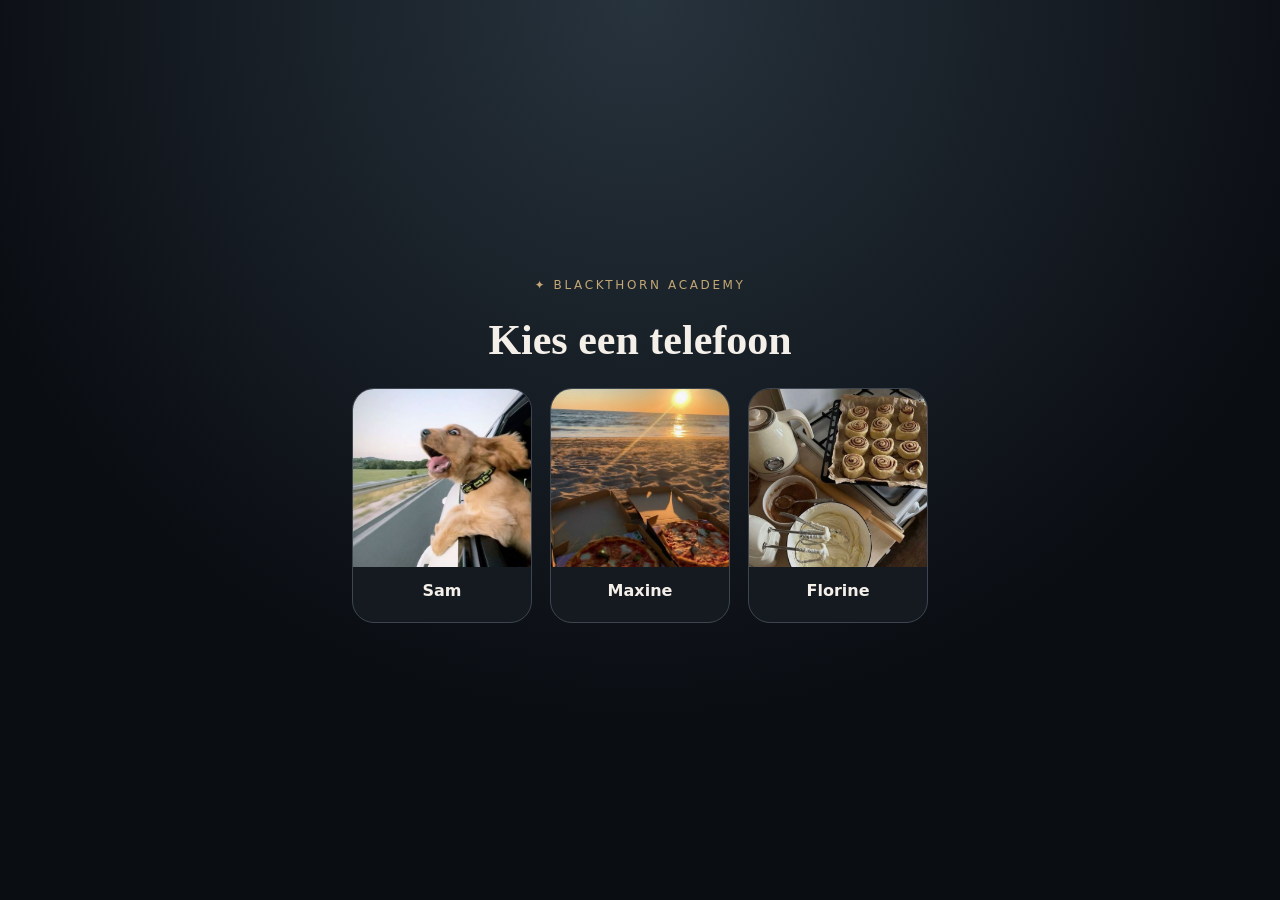
<file: index.html>
<!doctype html>
<html lang="nl"><head>
<meta charset="utf-8"><meta name="viewport" content="width=device-width,initial-scale=1,viewport-fit=cover">
<meta name="theme-color" content="#0f1217"><title>Blackthorn Phone</title><link rel="stylesheet" href="styles.css">
</head><body><main id="app"><div class="boot">Blackthorn laden…</div></main>
<script src="runtime-data.js"></script><script src="game-meta.js"></script><script src="evidence-data.js"></script><script src="accusation.js"></script><script src="app.js"></script>
</body></html>
</file>
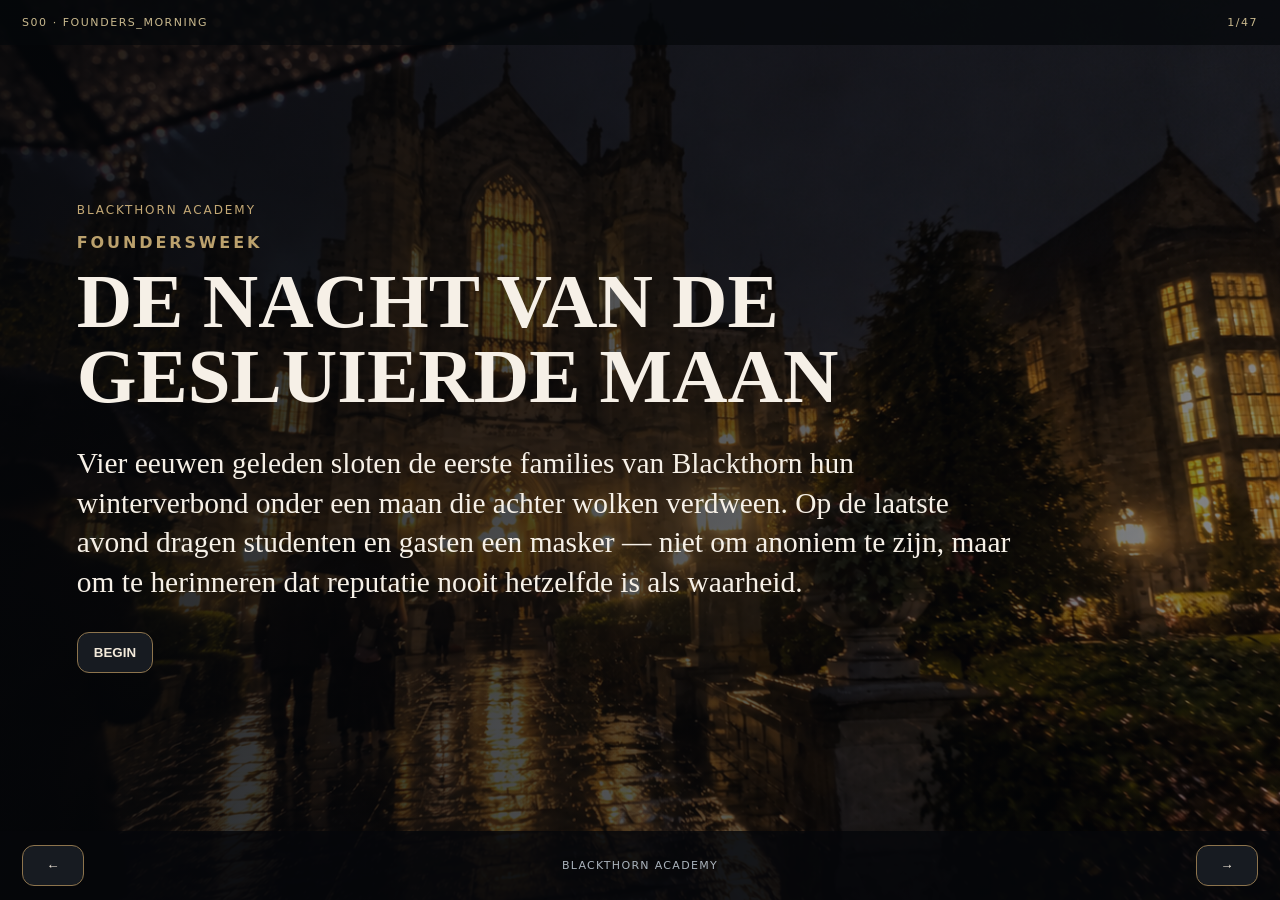
<file: projector/index.html>
<!doctype html><html lang="nl"><head><meta charset="utf-8"><meta name="viewport" content="width=device-width,initial-scale=1"><title>Blackthorn Projector</title><link rel="stylesheet" href="styles.css"></head><body><main id="projector"><div class="boot">Blackthorn laden…</div></main><script src="../runtime-data.js"></script><script src="../game-meta.js"></script><script src="../evidence-data.js"></script><script src="../asset-map.js"></script><script src="../accusation.js"></script><script src="puzzle-data.js"></script><script src="puzzles.js"></script><script src="projector.js"></script></body></html>
</file>
<file: styles.css>
*{box-sizing:border-box}html,body{margin:0;background:#090b0f;color:#f4efe8;font-family:Inter,system-ui,-apple-system,"Segoe UI",sans-serif}button,a,select,textarea{font:inherit}.boot,.loadError{min-height:100vh;display:grid;place-content:center;text-align:center}.picker{min-height:100vh;display:grid;place-content:center;gap:24px;padding:32px;background:radial-gradient(circle at 50% 0,#27333d,#0a0d12 65%);text-align:center}.brand{font-size:12px;letter-spacing:.22em;color:#c3a775}.picker h1{font-family:Georgia,serif;font-size:42px;margin:0}.pickerGrid{display:grid;grid-template-columns:repeat(3,minmax(100px,180px));gap:18px}.pickerGrid a{color:inherit;text-decoration:none;background:#151a21;border:1px solid #3d4650;border-radius:22px;overflow:hidden;padding-bottom:12px}.pickerGrid img{width:100%;aspect-ratio:1;object-fit:cover}.pickerGrid span{display:block;padding:10px;font-weight:800}.phone{min-height:100vh;background-image:linear-gradient(180deg,rgba(4,7,10,.18),rgba(4,7,10,.64)),var(--wall);background-size:cover;background-position:center}.homeContent{min-height:100vh;padding:max(38px,env(safe-area-inset-top)) 22px max(26px,env(safe-area-inset-bottom));display:flex;flex-direction:column}.owner{display:flex;gap:12px;align-items:center;background:rgba(7,10,13,.55);backdrop-filter:blur(16px);padding:10px 13px;border:1px solid rgba(255,255,255,.16);border-radius:999px;width:max-content}.owner img{width:42px;height:42px;border-radius:50%;object-fit:cover}.owner small{display:block;font-size:9px;letter-spacing:.16em;color:#c8b58d}.owner b{font-family:Georgia,serif}.appGrid{margin:auto 0;display:grid;grid-template-columns:repeat(4,1fr);gap:24px 14px}.appIcon{background:none;border:0;color:white;display:grid;justify-items:center;gap:7px}.appIcon i{display:grid;place-items:center;width:58px;height:58px;border-radius:18px;background:rgba(16,22,29,.84);border:1px solid rgba(255,255,255,.17);font-style:normal;font-size:26px}.appIcon span{font-size:11px;text-shadow:0 2px 4px #000}.stagePill{align-self:center;padding:8px 12px;border-radius:99px;background:rgba(5,8,12,.6);font-size:10px;letter-spacing:.1em;color:#d7c6a3}.screen{min-height:100vh;background:linear-gradient(#11161d,#0b0f14);padding-bottom:40px}.topbar{position:sticky;top:0;z-index:3;display:grid;grid-template-columns:80px 1fr 80px;align-items:center;padding:16px 14px;background:rgba(12,16,22,.92);border-bottom:1px solid #272e38}.topbar h1{text-align:center;font-family:Georgia,serif;font-size:18px;margin:0}.topbar button{color:#d7c6a3;background:none;border:0;text-align:left}.search{margin:16px;background:#1c222b;border-radius:12px;padding:11px 14px;color:#77808a}.threadList,.locationList,.directory{margin:0 14px;background:#131820;border:1px solid #252d37;border-radius:18px;overflow:hidden}.thread,.locationRow,.dirRow{width:100%;display:grid;grid-template-columns:48px 1fr auto;gap:11px;align-items:center;padding:12px;background:none;color:inherit;border:0;border-bottom:1px solid #242b34;text-align:left}.thread:last-child,.locationRow:last-child,.dirRow:last-child{border-bottom:0}.thread small,.locationRow small,.dirRow small{display:block;color:#9ca6b0;white-space:nowrap;overflow:hidden;text-overflow:ellipsis}.thread time{color:#8f98a2;font-size:11px}.avatar{width:42px;height:42px;border-radius:50%;background:#2a3340;display:grid;place-items:center;font-weight:800}.conversation{padding:18px 12px 80px}.bubbleRow{display:flex;margin:8px 0}.bubbleRow.mine{justify-content:flex-end}.bubble{max-width:84%;padding:10px 13px;border-radius:18px;background:#202731;border:1px solid #2e3743}.mine .bubble{background:#645139;border-color:#8b7049}.bubble p{margin:0;line-height:1.42}.bubble time{display:block;margin-top:5px;font-size:10px;color:#9fa6ae}.intentGrid{display:grid;gap:7px;margin:9px 10px 18px 34px}.intent{border:1px solid #735f42;background:#171c23;color:#eadfc9;border-radius:14px;padding:10px 12px;text-align:left;font-weight:700}.photoGrid{padding:4px;display:grid;grid-template-columns:repeat(3,1fr);gap:3px}.photoGrid figure{margin:0;position:relative}.photoGrid img{width:100%;aspect-ratio:1;object-fit:cover;display:block}.photoGrid figcaption{position:absolute;inset:auto 4px 4px;background:rgba(0,0,0,.55);padding:3px 5px;border-radius:4px;font-size:9px}.calendarList{padding:14px}.calendarList article{display:grid;grid-template-columns:88px 60px 1fr;gap:8px 12px;padding:13px;border-bottom:1px solid #262d37}.calendarList .date{font-size:10px;color:#c6a86d}.calendarList time{font-weight:800}.calendarList h3{grid-column:3;margin:0;font-size:14px}.calendarList p{grid-column:3;margin:0;color:#98a2ad;font-size:12px}.mapHero{margin:14px;position:relative;border-radius:18px;overflow:hidden;height:180px}.mapHero img{width:100%;height:100%;object-fit:cover}.mapHero>div{position:absolute;inset:auto 0 0;padding:18px;background:linear-gradient(transparent,rgba(0,0,0,.86))}.locationRow{grid-template-columns:66px 1fr}.locationRow img{width:60px;height:48px;object-fit:cover;border-radius:8px}.portalHero{text-align:center;padding:28px 18px}.portalHero span{font-size:40px;color:#c6a86d}.portalHero h2{font-family:Georgia,serif;margin:8px 0 4px}.portalHero p{color:#89939e;margin:0}.sectionTitle{font-size:11px;letter-spacing:.14em;color:#bfa77b;margin:20px 16px 8px}.notice,.evidenceCard{margin:8px 14px;padding:14px;border:1px solid #29313c;background:#141a21;border-radius:14px}.notice h3,.evidenceCard h3{margin:0 0 5px;font-size:14px}.notice p{margin:0;color:#aab2ba;font-size:13px}.evidenceCard small{font-size:9px;letter-spacing:.14em;color:#bda36f}.evidenceList{padding-bottom:30px}.dirRow{grid-template-columns:44px 1fr}textarea{width:calc(100% - 28px);margin:14px;min-height:70vh;background:#141920;border:1px solid #2c3541;border-radius:14px;color:#eee;padding:16px;resize:none}.fakeCamera{position:relative;margin:18px;height:65vh;border-radius:20px;overflow:hidden;background:#000}.fakeCamera img{width:100%;height:100%;object-fit:cover}.cameraFrame{position:absolute;inset:12%;border:1px solid rgba(255,255,255,.5)}.shutter{display:block;margin:auto;width:74px;height:74px;border-radius:50%;background:#fff;border:7px solid #4c535b;color:#111;font-size:36px}.cameraHint{text-align:center;color:#7d8792;font-size:11px}.debugBar{position:sticky;top:0;z-index:10;display:flex;gap:7px;align-items:center;padding:7px;background:#4b241f;color:#fff;font-size:10px}.empty{padding:40px;text-align:center;color:#8e98a4}@media(max-width:520px){.pickerGrid{grid-template-columns:1fr}.picker{align-content:start;padding-top:60px}}.routeGate,.readyCard{margin:14px;padding:14px;border:1px solid #6f5d40;background:#171c23;border-radius:14px}.routeGate small{font-size:9px;letter-spacing:.14em;color:#c4aa78}.routeGate h3{margin:5px 0 10px;font-family:Georgia,serif}.routeGate div{display:flex;gap:7px;flex-wrap:wrap}.routeGate button,.readyCard button{border:1px solid #756244;background:#252019;color:#f2e7d3;border-radius:10px;padding:9px 11px;font-weight:800}.readyCard p{color:#aab2ba;font-size:12px}.readyCard{margin-top:14px}
.waitingTools{display:flex;gap:6px;flex-wrap:wrap;margin-top:10px;padding-top:10px;border-top:1px solid #303742}.waitingTools small{width:100%;color:#9b8b6b;letter-spacing:.1em}.waitingTools button{background:#151b22;border:1px solid #3b4653;color:#ddd;border-radius:9px;padding:7px 9px;font-size:11px}
.accCard{margin:14px;padding:14px;border:1px solid #735f42;background:#181c22;border-radius:14px}.accCard small{color:#c6aa78;letter-spacing:.12em}.accCard h3{margin:5px 0 6px;font-family:Georgia,serif}.accCard p{margin:5px 0 10px;color:#abb4bd}.accCard button,.ballot button{border:1px solid #806943;background:#241f18;color:#f0e3cf;border-radius:10px;padding:9px 11px;font-weight:800}.accCard.locked{border-color:#5d926f}.accActions{display:flex;gap:7px;flex-wrap:wrap}.ballot{padding:16px;display:grid;gap:13px}.ballot label{display:grid;gap:6px;font-size:11px;letter-spacing:.08em;color:#c5ad81}.ballot select{background:#11171e;color:#eee;border:1px solid #394452;border-radius:10px;padding:11px}.ballotNote{color:#aab3bc;font-size:13px}
.evidencePage{padding:14px}.evidenceCard{width:calc(100% - 28px);display:block;text-align:left}.evidenceDoc{background:#141a21;border:1px solid #2d3642;border-radius:16px;padding:16px;color:#ece6dc}.evidenceDoc h3{font-family:Georgia,serif;font-size:20px;margin:0 0 8px}.evidenceDoc h4{margin:14px 0 5px;color:#c9ad79}.evidenceSubtitle{color:#aab3bc;font-size:12px}.evidenceDoc dl{margin:12px 0}.evidenceDoc dl>div{display:grid;grid-template-columns:115px 1fr;gap:10px;padding:7px 0;border-bottom:1px solid #252e38}.evidenceDoc dt{font-size:10px;letter-spacing:.08em;color:#b89c69}.evidenceDoc dd{margin:0}.evidenceDoc blockquote{margin:12px 0;padding:10px 12px;border-left:3px solid #806a47;background:#10151b;color:#ddd}.evidenceDoc ul{padding-left:20px}.evidenceDoc footer{margin-top:14px;padding-top:10px;border-top:1px solid #303946;color:#929ca6;font-size:11px}.evidenceTableWrap{overflow:auto;max-height:58vh;border:1px solid #28313b;border-radius:10px}.evidenceDoc table{width:100%;border-collapse:collapse;font-size:10px;font-family:ui-monospace,SFMono-Regular,Menlo,monospace}.evidenceDoc th,.evidenceDoc td{padding:7px;white-space:nowrap;border-bottom:1px solid #262f39;text-align:left}.evidenceDoc th{position:sticky;top:0;background:#1a2028;color:#c9ae78}
</file>
<file: projector/styles.css>
*{box-sizing:border-box}html,body,#projector{margin:0;width:100%;height:100%;background:#06080b;color:#f6f0e7;font-family:Inter,system-ui,-apple-system,"Segoe UI",sans-serif}.boot,.loadError{height:100vh;display:grid;place-content:center;text-align:center}.stage{min-height:100vh;background-size:cover;background-position:center;position:relative;display:grid;grid-template-rows:auto 1fr auto}.chrome{display:flex;justify-content:space-between;padding:16px 22px;background:rgba(5,7,10,.72);font-size:11px;letter-spacing:.14em;color:#c8b88d}.content{align-self:center;width:min(1100px,90vw);padding:40px 6vw}.location{font-size:12px;letter-spacing:.16em;color:#c3a875;margin-bottom:16px}.kicker{font-weight:800;letter-spacing:.18em;color:#bba16d;margin-bottom:12px}.content h1{font-family:Georgia,serif;font-size:clamp(44px,6vw,84px);line-height:.98;margin:0 0 24px;max-width:900px}.body{font-family:Georgia,serif;font-size:clamp(22px,2.3vw,34px);line-height:1.35;max-width:950px}.dialogue,.team,.choiceReply{margin-top:22px;padding:18px 20px;border:1px solid rgba(208,181,126,.34);background:rgba(9,12,16,.72);border-radius:14px;max-width:960px}.dialogue p,.team p{font-size:18px;line-height:1.5;margin:8px 0}.choices{display:flex;flex-wrap:wrap;gap:10px;margin-top:22px}.choices button,.nav button,.sourceButton{border:1px solid #8d744d;background:#171b21;color:#f3eadb;border-radius:12px;padding:12px 16px;font-weight:800}.sourceButton{display:block;margin-top:18px;background:#251f18}.tag{display:inline-block;margin:18px 10px 0 0;padding:9px 12px;border-radius:99px;border:1px solid rgba(255,255,255,.22);background:rgba(9,12,16,.7);font-size:11px;letter-spacing:.1em}.tag.ready{border-color:#5d936f}.tag.waiting{border-color:#9d7047}.pause{border-color:#9a7343}.nav{display:grid;grid-template-columns:62px 1fr 62px;gap:10px;padding:14px 22px;background:rgba(5,7,10,.82)}.nav select{background:#11161d;color:#ddd;border:1px solid #333b46;border-radius:10px;padding:10px}.overlay{position:fixed;inset:0;background:rgba(0,0,0,.76);display:grid;place-items:center;padding:30px;z-index:20}.modal{width:min(760px,92vw);max-height:82vh;overflow:auto;background:#10151b;border:1px solid #776345;border-radius:18px;padding:28px;box-shadow:0 30px 90px #000}.modal h2{font-family:Georgia,serif;font-size:36px;margin:8px 0 18px}.sourceCards{display:grid;grid-template-columns:repeat(auto-fit,minmax(220px,1fr));gap:10px}.sourceCard{border:1px solid #333b45;background:#171d24;border-radius:12px;padding:14px}.sourceCard small{display:block;color:#bfa36c;font-size:9px;letter-spacing:.12em;margin-bottom:4px}.modal button{margin-top:20px;padding:10px 16px;border-radius:10px;border:1px solid #8d744d;background:#1b2027;color:white;font-weight:800}.academyClock{display:inline-block;margin-bottom:18px;padding:8px 12px;border:1px solid #a88a57;border-radius:8px;background:rgba(7,9,12,.75);font-family:Georgia,serif;font-size:24px;letter-spacing:.08em}.requirement{margin-top:16px;color:#e0c18b;font-size:12px}.nav button:disabled{opacity:.35;cursor:not-allowed}.modalBody{font-family:Georgia,serif;font-size:20px;line-height:1.5;color:#e8dfd1}

.puzzleButton{display:block;margin-top:16px;border:1px solid #b18d55;background:#2a2117;color:#f7ead2;border-radius:12px;padding:13px 18px;font-weight:900;letter-spacing:.06em}.puzzleButton:disabled{opacity:.4}.puzzleButton.done{border-color:#5e9270;background:#16231b}.puzzleModal{width:min(1180px,94vw);max-height:90vh}.puzzleModal h2{font-size:clamp(28px,4vw,48px)}.puzzleModal h3{font-size:12px;letter-spacing:.12em;color:#c2a875}.puzzleColumns,.puzzleQuadrants,.laneGrid,.theoryGrid,.maskGrid,.compareGrid{display:grid;grid-template-columns:repeat(2,minmax(0,1fr));gap:14px}.puzzleQuadrants,.theoryGrid,.maskGrid{grid-template-columns:repeat(2,minmax(220px,1fr))}.puzzleQuadrants section,.theoryGrid section,.maskGrid section,.stack,.compareGrid section{border:1px solid #303946;background:#121820;border-radius:14px;padding:14px}.pickCard,.legacyRow,.laneCard,.detailBtn{width:100%;border:1px solid #313b47;background:#171e27;color:#eee;border-radius:10px;padding:10px;margin:5px 0;text-align:left}.pickCard{display:grid;gap:3px}.pickCard small{color:#baa06b;letter-spacing:.1em}.pickCard span{color:#aab3bd;font-size:12px}.pickCard.selected,.legacyRow.selected{border-color:#b99559;background:#2a241b}.legacyTable{display:grid;gap:5px}.legacyRow{display:grid;grid-template-columns:65px 110px 1fr 105px 65px;gap:8px;font-family:ui-monospace,SFMono-Regular,Menlo,monospace;font-size:11px}.legacyRow.tested{opacity:.45}.readerLegend{margin-top:14px;border:1px solid #303946;border-radius:12px;padding:10px}.readerLegend summary{cursor:pointer;font-weight:800;color:#cfb57f}.readerLegend div{display:grid;grid-template-columns:120px 1fr;gap:12px;padding:6px;border-top:1px solid #232b34}.readerLegend span{color:#aeb7c0}.reasonCheck,.checkCard,.radioCard{display:block;margin-top:10px;padding:10px;border:1px solid #323b46;border-radius:10px;background:#141a21}.offsetRow{display:flex;align-items:center;gap:8px;flex-wrap:wrap;margin-top:14px}.offsetRow input{width:72px}.offsetRow input,.offsetRow select,.puzzleModal select{background:#0e1319;color:#eee;border:1px solid #394351;border-radius:8px;padding:8px}.puzzleFeedback{margin-top:14px;padding:12px;border-left:3px solid #8b7148;background:#121820;color:#c9d0d6}.puzzleFeedback.success{border-color:#5e9270}.modalActions{display:flex;gap:8px;flex-wrap:wrap;margin-top:16px}.modalActions button,.theoryGrid button{border:1px solid #8e744c;background:#1e1913;color:#f3e8d4;border-radius:10px;padding:10px 13px;font-weight:800}.compareGrid article{display:grid;gap:3px;padding:9px;border-bottom:1px solid #29313b}.compareGrid article span{color:#aeb6bf;font-size:12px}.laneCard{display:grid;gap:5px}.laneCard.done{border-color:#5f9271}.inlineRadios{display:flex;gap:15px;margin-top:10px}.maskGrid .detailBtn.seen{border-color:#5f9271}.theoryCards{display:grid;gap:4px}.catFeedback{margin-top:8px;color:#aeb7c0;font-size:12px}@media(max-width:780px){.puzzleColumns,.puzzleQuadrants,.laneGrid,.theoryGrid,.maskGrid,.compareGrid{grid-template-columns:1fr}.legacyRow{grid-template-columns:55px 90px 1fr}.legacyRow span:nth-child(4),.legacyRow span:nth-child(5){display:none}}
.navLabel{display:grid;place-items:center;color:#aab3bc;font-size:11px;letter-spacing:.12em}.finalePanel{margin-top:18px;padding:18px;border:1px solid #8c724b;background:rgba(15,18,23,.86);border-radius:14px;max-width:760px}.finalePanel>b{color:#cbb17d;letter-spacing:.14em;font-size:11px}.finalePanel h3{font-family:Georgia,serif;font-size:28px;margin:6px 0}.finalePanel p{color:#b6bec6;margin:6px 0 12px}.finalePanel button{border:1px solid #8b724c;background:#241e16;color:#f2e5d0;border-radius:10px;padding:10px 13px;font-weight:800}.finalePanel button:disabled{opacity:.4}.finalePanel.locked{border-color:#5e9270}
.evidenceModal{width:min(1100px,94vw)}.sourceCards{display:flex;gap:8px;flex-wrap:wrap}.sourceCard{border:1px solid #52606e;background:#141a21;color:#eee;border-radius:10px;padding:10px 12px;text-align:left}.sourceCard small{display:block;color:#b99c68;font-size:9px;letter-spacing:.12em}.sourceCard b{display:block;margin-top:3px}.evidenceDoc{margin-top:16px;background:#11171e;border:1px solid #303a45;border-radius:14px;padding:18px}.evidenceDoc h3{font-family:Georgia,serif;font-size:28px;margin:0 0 8px}.evidenceSubtitle{color:#aeb7bf}.evidenceDoc dl>div{display:grid;grid-template-columns:180px 1fr;gap:12px;border-bottom:1px solid #27303a;padding:8px 0}.evidenceDoc dt{color:#c2a875;font-size:11px;letter-spacing:.08em}.evidenceDoc dd{margin:0}.evidenceDoc blockquote{border-left:3px solid #8b7148;margin:12px 0;padding:10px 14px;background:#0c1116}.evidenceDoc footer{margin-top:15px;padding-top:10px;border-top:1px solid #2a333d;color:#9aa4ae;font-size:11px}.evidenceTableWrap{overflow:auto;max-height:48vh;border:1px solid #2c3540;border-radius:10px}.evidenceDoc table{width:100%;border-collapse:collapse;font-family:ui-monospace,SFMono-Regular,Menlo,monospace;font-size:11px}.evidenceDoc th,.evidenceDoc td{white-space:nowrap;padding:7px;border-bottom:1px solid #252e38;text-align:left}.evidenceDoc th{position:sticky;top:0;background:#1b222b;color:#ccb17b}
</file>
